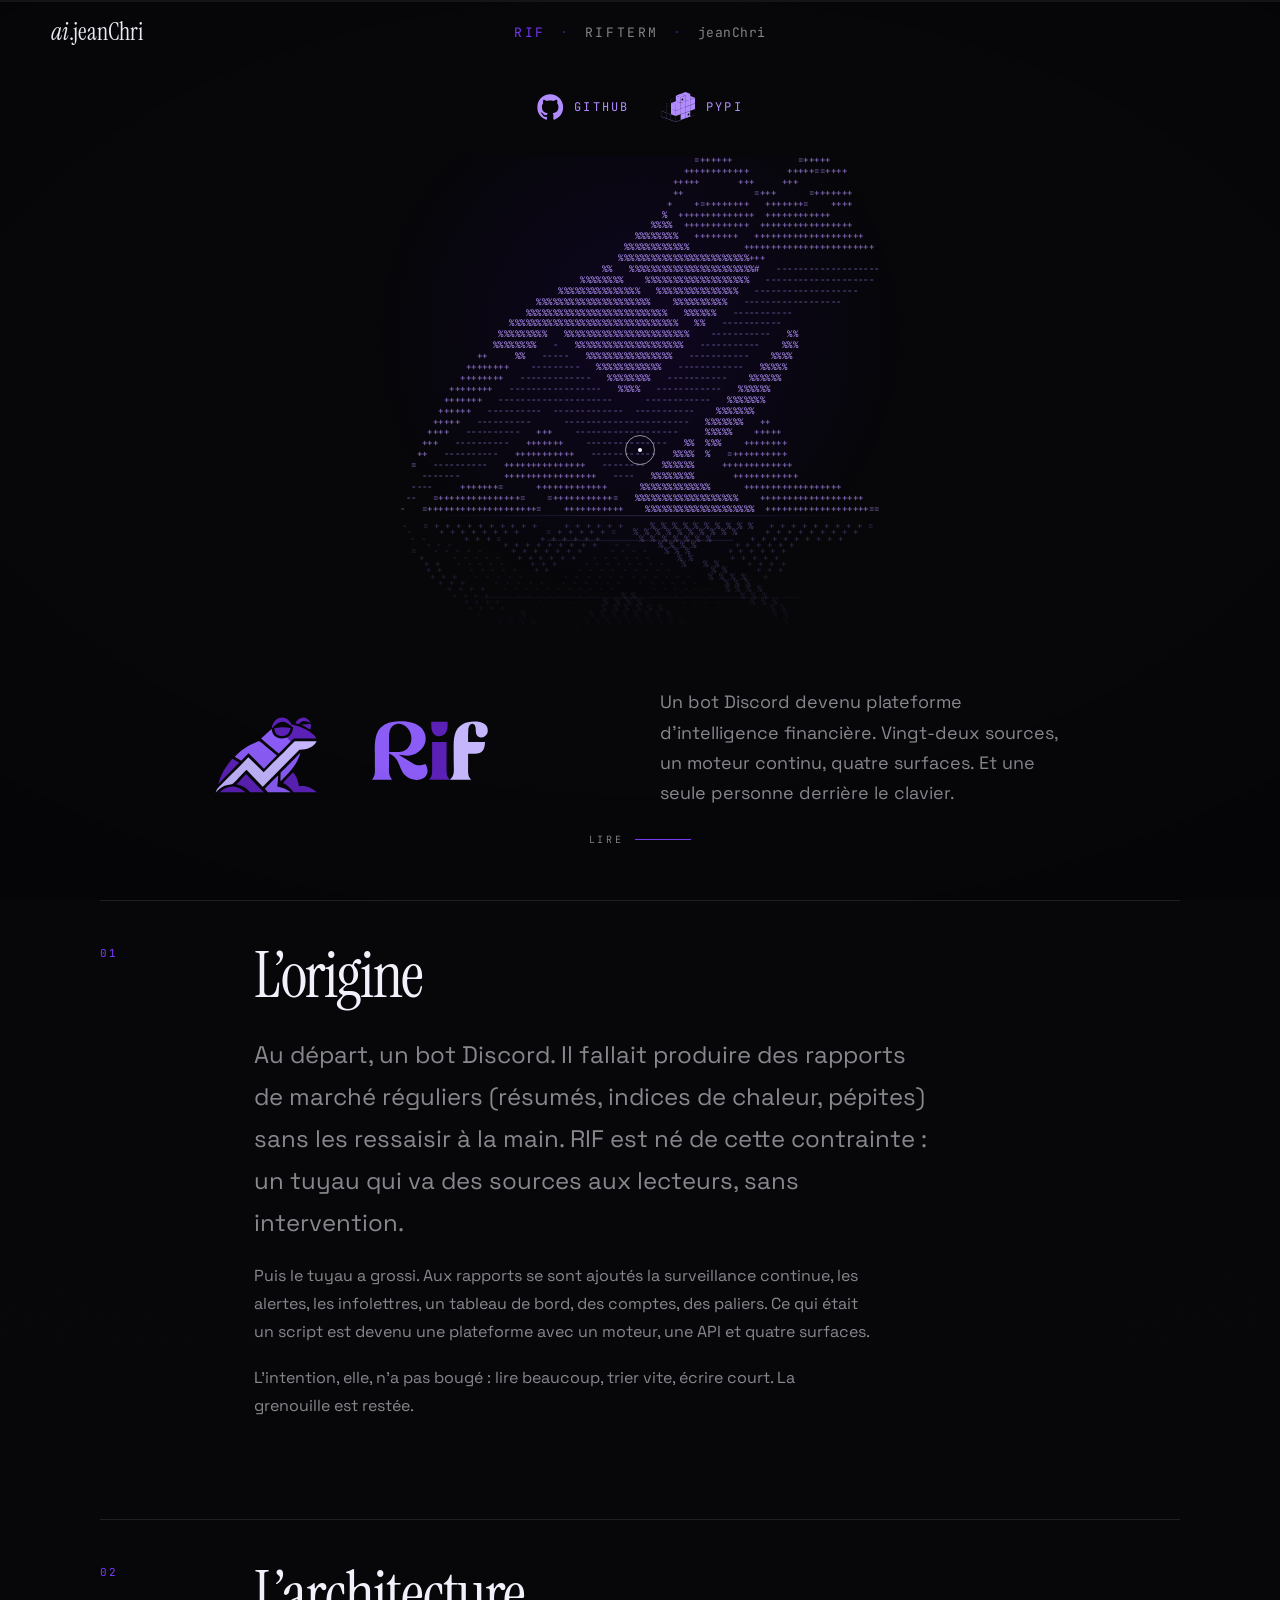
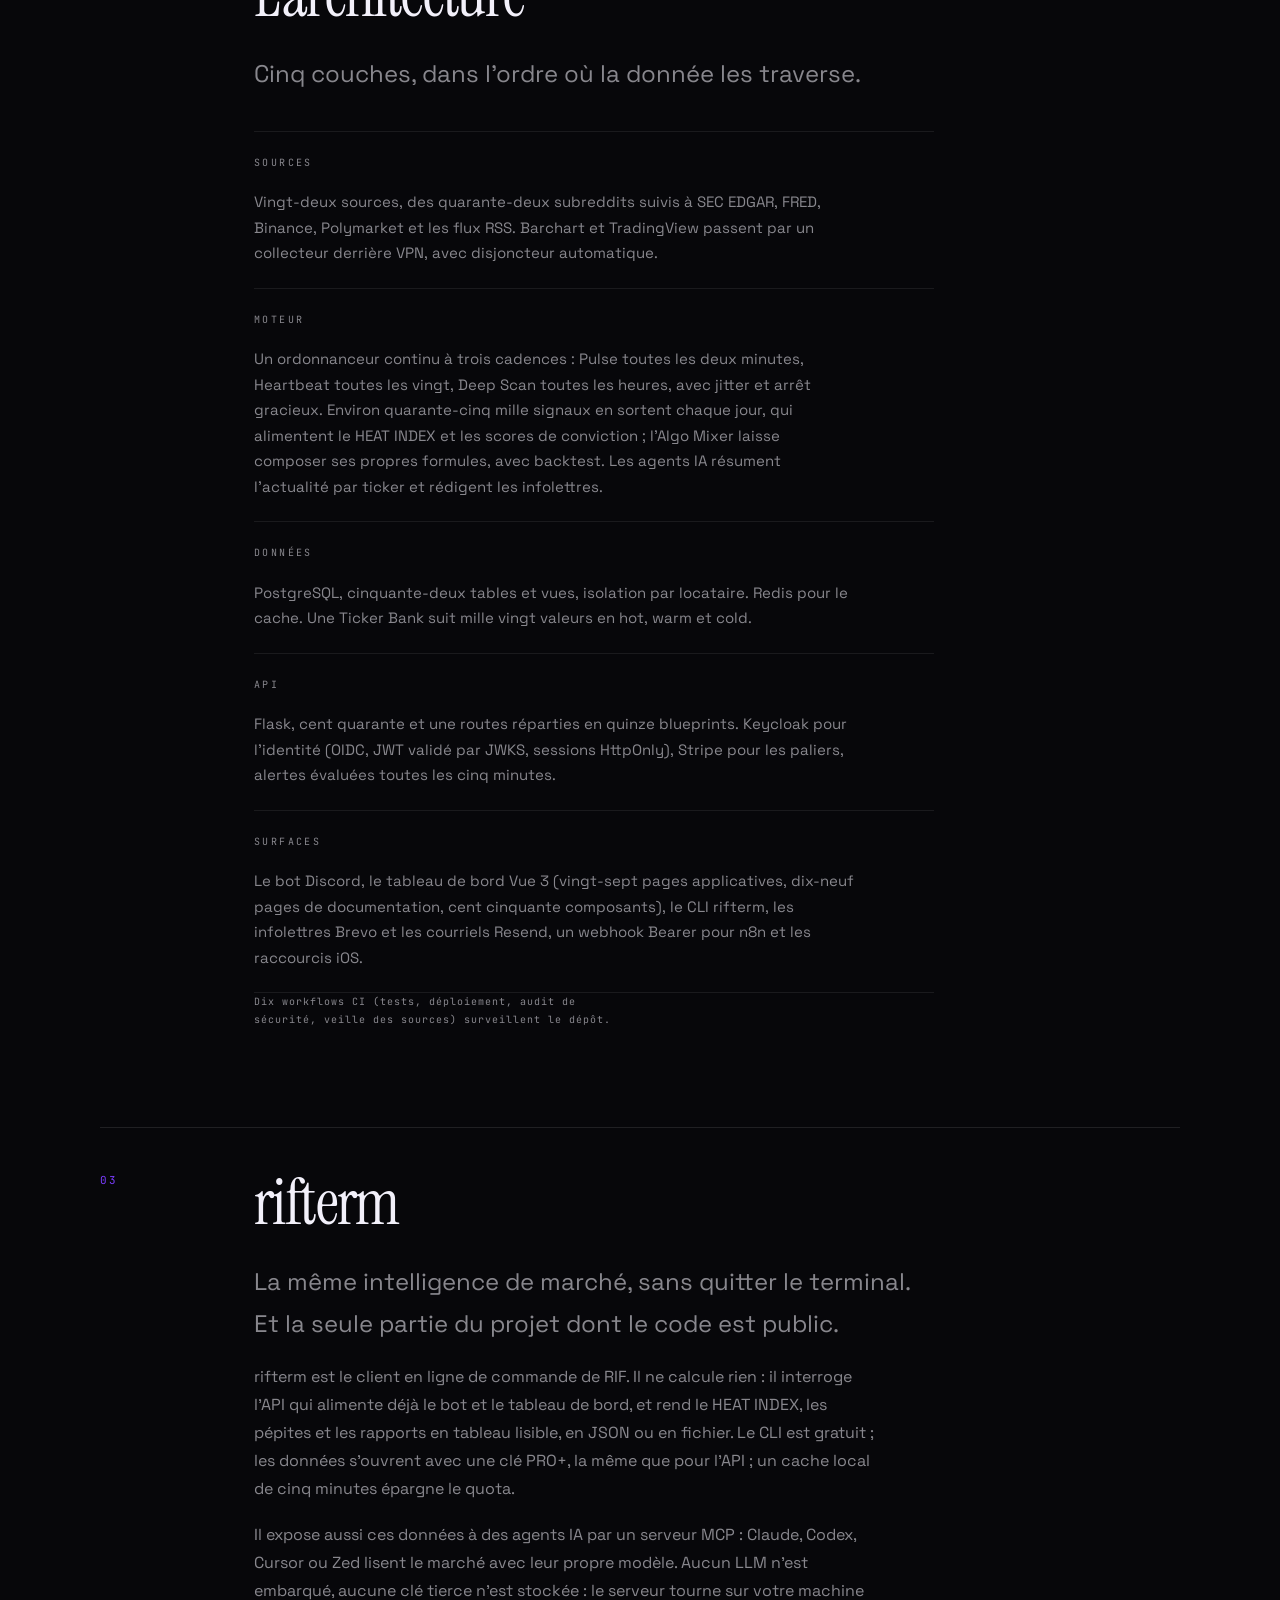
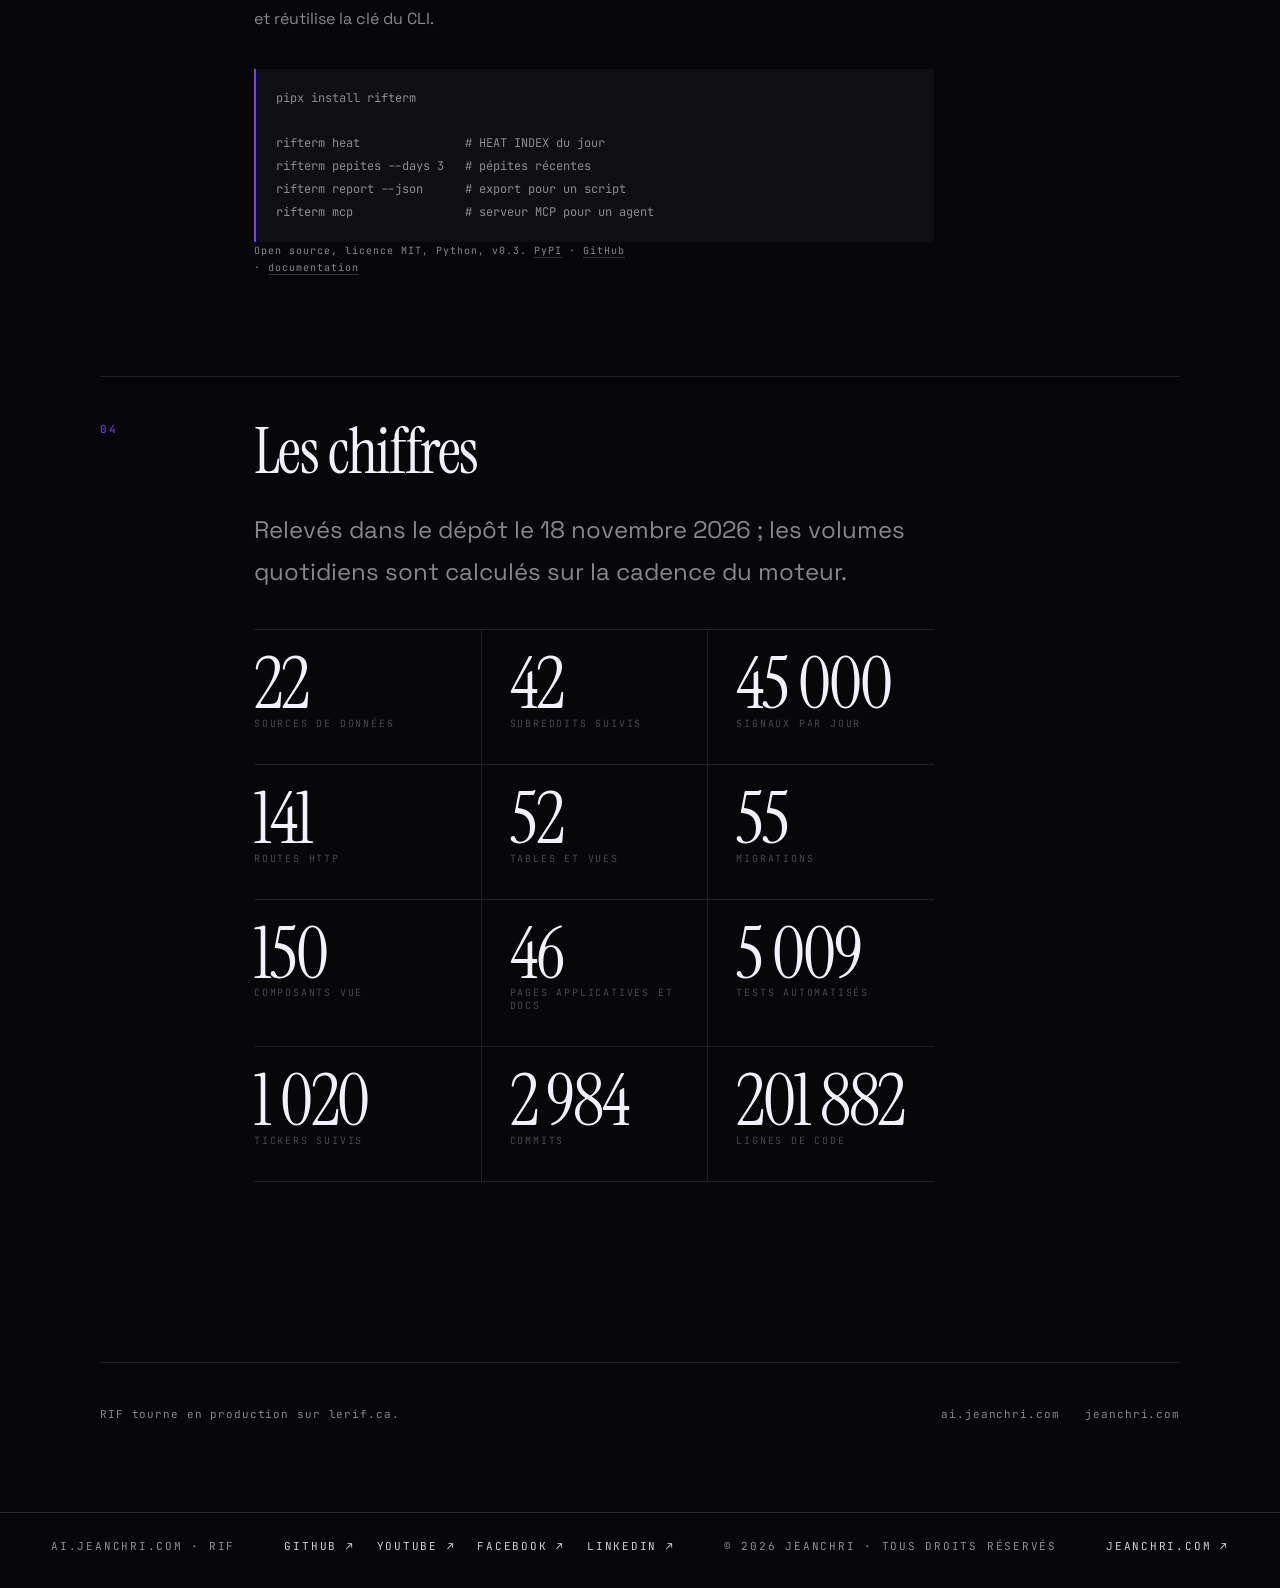
<file: rif/index.html>
<!DOCTYPE html>
<html lang="fr">
<head>
<meta charset="UTF-8">
<meta name="viewport" content="width=device-width, initial-scale=1">
<title>RIF · Rapport d’Intelligence Financière · jeanChri</title>
<meta name="description" content="RIF, la plateforme d’intelligence financière de jeanChri : bot Discord, API Flask, tableau de bord Vue 3 et moteur IA multi-sources. Étude de cas.">
<meta name="robots" content="noindex, nofollow">
<meta name="theme-color" content="#07070a">
<link rel="icon" type="image/jpeg" href="../images/site-icon.jpg">
<link rel="preconnect" href="https://fonts.googleapis.com">
<link rel="preconnect" href="https://fonts.gstatic.com" crossorigin>
<link href="https://fonts.googleapis.com/css2?family=Instrument+Serif:ital@0;1&family=JetBrains+Mono:wght@300;400;500&family=Space+Grotesk:wght@300;400;500;700&display=swap" rel="stylesheet">
<link rel="stylesheet" href="../assets/style.css?v=29">
<link rel="stylesheet" href="../assets/rif.css?v=9">
</head>
<body class="page-rif">

<div class="grain" aria-hidden="true"></div>
<div class="progress" aria-hidden="true"><span id="progress-bar"></span></div>
<div class="cursor" id="cursor" aria-hidden="true"><i></i></div>

<header class="bar">
	<a class="mark" href="/" data-hover><em>ai</em>.jeanChri</a>
	<nav class="nav" aria-label="Navigation principale">
		<a href="/rif/" aria-current="page">RIF</a>
		<span class="nav-sep" aria-hidden="true">·</span>
		<a href="/rif/#rifterm">rifterm</a>
		<span class="nav-sep" aria-hidden="true">·</span>
		<a class="nav-nom" href="https://jeanchri.com/">jeanChri</a>
	</nav>
</header>

<main>

	<section class="rif-hero">
		<div class="rif-liens">
			<a class="rif-lien" href="https://github.com/soloofboom/rifterm" target="_blank" rel="noopener" aria-label="Code source de RIF sur GitHub">
				<svg viewBox="0 0 24 24" aria-hidden="true"><path d="M12 .297c-6.63 0-12 5.373-12 12 0 5.303 3.438 9.8 8.205 11.385.6.113.82-.258.82-.577 0-.285-.01-1.04-.015-2.04-3.338.724-4.042-1.61-4.042-1.61C4.422 18.07 3.633 17.7 3.633 17.7c-1.087-.744.084-.729.084-.729 1.205.084 1.838 1.236 1.838 1.236 1.07 1.835 2.809 1.305 3.495.998.108-.776.417-1.305.76-1.605-2.665-.3-5.466-1.332-5.466-5.93 0-1.31.465-2.38 1.235-3.22-.135-.303-.54-1.523.105-3.176 0 0 1.005-.322 3.3 1.23.96-.267 1.98-.399 3-.405 1.02.006 2.04.138 3 .405 2.28-1.552 3.285-1.23 3.285-1.23.645 1.653.24 2.873.12 3.176.765.84 1.23 1.91 1.23 3.22 0 4.61-2.805 5.625-5.475 5.92.42.36.81 1.096.81 2.22 0 1.606-.015 2.896-.015 3.286 0 .315.21.69.825.57C20.565 22.092 24 17.592 24 12.297c0-6.627-5.373-12-12-12"/></svg>
				<span>GitHub</span>
			</a>
			<a class="rif-lien rif-lien--pypi" href="https://pypi.org/project/rifterm/" target="_blank" rel="noopener" aria-label="rifterm sur PyPI">
				<svg viewBox="0 0 24 24" aria-hidden="true"><path d="M23.922 13.58v3.912L20.55 18.72l-.078.055.052.037 3.45-1.256.026-.036v-3.997l-.053-.036-.025.092z M23.621 5.618l-3.04 1.107v3.912l3.339-1.215V5.509zM23.92 13.457V9.544l-3.336 1.215v3.913zM20.47 14.71V10.8L17.17 12v3.913zM17.034 19.996v-3.912l-3.313 1.206v3.912zM17.17 16.057v3.868l3.314-1.206V14.85l-3.314 1.206zm2.093 1.882c-.367.134-.663-.074-.663-.463s.296-.814.663-.947c.365-.133.662.075.662.464s-.297.814-.662.946z M13.225 9.315l.365-.132-3.285-1.197-3.323 1.21.102.037 3.184 1.16zM20.507 10.664V6.751L17.17 7.965v3.913zM17.058 11.918V8.005l-3.302 1.202v3.912zM13.643 9.246l-3.336 1.215v3.913l3.336-1.215zM6.907 13.165l3.322 1.209v-3.913L6.907 9.252z M10.34 7.873l3.281 1.193V5.198l-3.28-1.193zM20.507 2.715L17.19 3.922v3.913l3.317-1.207zM16.95 3.903L13.724 2.73l-3.269 1.19 3.225 1.174zM15.365 4.606l-1.624.592v3.868l3.317-1.207V3.991l-1.693.615zm-.391 2.778c-.367.134-.662-.074-.662-.464s.295-.813.662-.946c.366-.133.663.074.663.464s-.297.813-.663.946z M10.229 18.41v-3.914l-3.322-1.209V17.2zM13.678 17.182v-3.913l-3.371 1.227v3.913z M13.756 17.154l3.3-1.2V12.04l-3.3 1.2zM13.678 21.217l-3.371 1.227v-3.912h-.078v3.912l-3.322-1.209v-3.913l-.053-.058-.025-.06-3.336-1.21v-3.948l.034.013 3.287 1.196.015-.078-3.261-1.187 3.26-1.187v-.109L3.876 9.62l-.307-.112 3.26-1.188v.877l.079-.055V6.769l3.257 1.185.058-.061L7.084 6.75l-.102-.037 3.24-1.179v-.083L6.854 6.677v.018l-.025.018v1.523L3.44 9.47v.02l-.025.017v4.007l-3.39 1.233v.019L0 14.784v3.995l.025.037 3.4 1.237.008-.006.007.01 3.4 1.238.008-.006.006.01 3.4 1.237.014-.009.012.01 3.45-1.256.026-.037-.078-.027zM3.493 9.563l3.257 1.185-3.257 1.187V9.562zM3.4 19.96L.078 18.752v-3.913l2.361.86.96.349v3.913zm.015-3.99L.335 14.85l-.182-.066 3.262-1.187v2.374zm3.399 5.231l-3.321-1.209v-3.912l3.321 1.209v3.912zM23.791 5.434l-3.21-1.17v2.338zM20.387 2.643l-3.24-1.18-3.27 1.19 3.247 1.182z"/></svg>
				<span>PyPI</span>
			</a>
		</div>
		<canvas id="rif-logo" width="900" height="500" aria-hidden="true"></canvas>

		<div class="rif-accroche">
			<h1 class="rif-titre">
				<img src="../images/rif-lockup.svg" alt="RIF · Rapport d’Intelligence Financière" width="978" height="363">
			</h1>
			<p class="rif-chapo">
				Un bot Discord devenu plateforme d’intelligence financière.
				Vingt-deux sources, un moteur continu, quatre surfaces. Et une
				seule personne derrière le clavier.
			</p>
		</div>

		<a class="rif-defiler" href="#origine" data-hover>
			<span>Lire</span>
			<span class="rif-trait" aria-hidden="true"></span>
		</a>
	</section>

	<section class="rif-section" id="origine">
		<p class="rif-num">01</p>
		<div class="rif-corps">
			<h2 class="rif-h2">L’origine</h2>
			<p class="rif-intro">
				Au départ, un bot Discord. Il fallait produire des rapports de
				marché réguliers (résumés, indices de chaleur, pépites) sans
				les ressaisir à la main. RIF est né de cette contrainte&nbsp;:
				un tuyau qui va des sources aux lecteurs, sans intervention.
			</p>
			<p>
				Puis le tuyau a grossi. Aux rapports se sont ajoutés la
				surveillance continue, les alertes, les infolettres, un tableau
				de bord, des comptes, des paliers. Ce qui était un script est
				devenu une plateforme avec un moteur, une API et quatre surfaces.
			</p>
			<p>
				L’intention, elle, n’a pas bougé&nbsp;: lire beaucoup, trier
				vite, écrire court. La grenouille est restée.
			</p>
		</div>
	</section>

	<section class="rif-section" id="architecture">
		<p class="rif-num">02</p>
		<div class="rif-corps">
			<h2 class="rif-h2">L’architecture</h2>
			<p class="rif-intro">
				Cinq couches, dans l’ordre où la donnée les traverse.
			</p>

			<ol class="rif-couches">
				<li>
					<p class="rif-couche-nom">Sources</p>
					<p>
						Vingt-deux sources, des quarante-deux subreddits suivis à
						SEC EDGAR, FRED, Binance, Polymarket et les flux RSS.
						Barchart et TradingView passent par un collecteur derrière
						VPN, avec disjoncteur automatique.
					</p>
				</li>
				<li>
					<p class="rif-couche-nom">Moteur</p>
					<p>
						Un ordonnanceur continu à trois cadences&nbsp;: Pulse
						toutes les deux minutes, Heartbeat toutes les vingt, Deep
						Scan toutes les heures, avec jitter et arrêt gracieux.
						Environ quarante-cinq mille signaux en sortent chaque jour,
						qui alimentent le HEAT INDEX et les scores de
						conviction&nbsp;; l’Algo Mixer laisse composer ses propres
						formules, avec backtest. Les agents IA résument l’actualité par ticker et
						rédigent les infolettres.
					</p>
				</li>
				<li>
					<p class="rif-couche-nom">Données</p>
					<p>
						PostgreSQL, cinquante-deux tables et vues, isolation par
						locataire. Redis pour le cache. Une Ticker Bank suit mille
						vingt valeurs en hot, warm et cold.
					</p>
				</li>
				<li>
					<p class="rif-couche-nom">API</p>
					<p>
						Flask, cent quarante et une routes réparties en quinze
						blueprints. Keycloak pour l’identité (OIDC, JWT validé par
						JWKS, sessions HttpOnly), Stripe pour les paliers, alertes
						évaluées toutes les cinq minutes.
					</p>
				</li>
				<li>
					<p class="rif-couche-nom">Surfaces</p>
					<p>
						Le bot Discord, le tableau de bord Vue 3 (vingt-sept pages
						applicatives, dix-neuf pages de documentation, cent
						cinquante composants), le CLI rifterm, les infolettres
						Brevo et les courriels Resend, un webhook Bearer pour n8n
						et les raccourcis iOS.
					</p>
				</li>
			</ol>

			<p class="rif-apres">
				Dix workflows CI (tests, déploiement, audit de sécurité, veille
				des sources) surveillent le dépôt.
			</p>
		</div>
	</section>

	<section class="rif-section" id="rifterm">
		<p class="rif-num">03</p>
		<div class="rif-corps">
			<h2 class="rif-h2">rifterm</h2>
			<p class="rif-intro">
				La même intelligence de marché, sans quitter le terminal. Et la
				seule partie du projet dont le code est public.
			</p>
			<p>
				rifterm est le client en ligne de commande de RIF. Il ne calcule
				rien&nbsp;: il interroge l’API qui alimente déjà le bot et le
				tableau de bord, et rend le HEAT INDEX, les pépites et les
				rapports en tableau lisible, en JSON ou en fichier. Le CLI est
				gratuit&nbsp;; les données s’ouvrent avec une clé PRO+, la même
				que pour l’API&nbsp;; un cache local de cinq minutes épargne le
				quota.
			</p>
			<p>
				Il expose aussi ces données à des agents IA par un serveur
				MCP&nbsp;: Claude, Codex, Cursor ou Zed lisent le marché avec
				leur propre modèle. Aucun LLM n’est embarqué, aucune clé tierce
				n’est stockée&nbsp;: le serveur tourne sur votre machine et
				réutilise la clé du CLI.
			</p>
			<pre class="rif-term"><code>pipx install rifterm

rifterm heat               # HEAT INDEX du jour
rifterm pepites --days 3   # pépites récentes
rifterm report --json      # export pour un script
rifterm mcp                # serveur MCP pour un agent</code></pre>
			<p class="rif-apres">
				Open source, licence MIT, Python, v0.3.
				<a href="https://pypi.org/project/rifterm/" target="_blank" rel="noopener" data-hover>PyPI</a>
				· <a href="https://github.com/soloofboom/rifterm" target="_blank" rel="noopener" data-hover>GitHub</a>
				· <a href="https://lerif.ca/rifterm" target="_blank" rel="noopener" data-hover>documentation</a>
			</p>
		</div>
	</section>

	<section class="rif-section" id="chiffres">
		<p class="rif-num">04</p>
		<div class="rif-corps">
			<h2 class="rif-h2">Les chiffres</h2>
			<p class="rif-intro">
				Relevés dans le dépôt le 18 novembre 2026&nbsp;; les volumes
				quotidiens sont calculés sur la cadence du moteur.
			</p>

			<dl class="rif-chiffres">
				<div><dt>sources de données</dt><dd>22</dd></div>
				<div><dt>subreddits suivis</dt><dd>42</dd></div>
				<div><dt>signaux par jour</dt><dd>45&nbsp;000</dd></div>
				<div><dt>routes HTTP</dt><dd>141</dd></div>
				<div><dt>tables et vues</dt><dd>52</dd></div>
				<div><dt>migrations</dt><dd>55</dd></div>
				<div><dt>composants Vue</dt><dd>150</dd></div>
				<div><dt>pages applicatives et docs</dt><dd>46</dd></div>
				<div><dt>tests automatisés</dt><dd>5&nbsp;009</dd></div>
				<div><dt>tickers suivis</dt><dd>1&nbsp;020</dd></div>
				<div><dt>commits</dt><dd>2&nbsp;984</dd></div>
				<div><dt>lignes de code</dt><dd>201&nbsp;882</dd></div>
			</dl>
		</div>
	</section>

	<section class="rif-fin">
		<p>
			RIF tourne en production sur
			<a href="https://lerif.ca/" target="_blank" rel="noopener" data-hover>lerif.ca</a>.
		</p>
		<p class="rif-fin-liens">
			<a href="../" data-hover>ai.jeanchri.com</a>
			<a href="https://jeanchri.com/" data-hover>jeanchri.com</a>
		</p>
	</section>

</main>

<footer class="pied">
	<p>ai.jeanchri.com · rif</p>
	<ul class="reseaux">
		<li><a href="https://github.com/soloofboom" target="_blank" rel="noopener" data-hover>GitHub ↗</a></li>
		<li><a href="https://www.youtube.com/c/jeanChrimtl" target="_blank" rel="noopener" data-hover>YouTube ↗</a></li>
		<li><a href="https://www.facebook.com/jeanchri.l/" target="_blank" rel="noopener" data-hover>Facebook ↗</a></li>
		<li><a href="https://www.linkedin.com/in/jean-christophe-lalonde-14412b69/" target="_blank" rel="noopener" data-hover>LinkedIn ↗</a></li>
	</ul>
	<p>© <span id="annee">2026</span> jeanChri · tous droits réservés</p>
	<a href="https://jeanchri.com/" data-hover>jeanchri.com ↗</a>
</footer>

<script src="../assets/rif.js?v=3"></script>
</body>
</html>
</file>
<file: assets/style.css>
/* ai.jeanchri.com : feuille de style unique
   Palette : noir froid + violet de marque (#5500e8 éclairci pour l'écran) */

:root {
	--noir: #07070a;
	--noir-2: #0c0c11;
	--encre: #f2f0fa;
	--voile: rgba(242, 240, 250, .55);
	--voile-2: rgba(242, 240, 250, .28);
	--accent: #7b3dff;
	--accent-sourd: #5500e8;
	--serif: "Instrument Serif", Georgia, "Times New Roman", serif;
	--grotesk: "Space Grotesk", system-ui, -apple-system, "Segoe UI", sans-serif;
	--mono: "JetBrains Mono", ui-monospace, "SF Mono", Menlo, monospace;
	--marge: clamp(18px, 4vw, 64px);
}

*, *::before, *::after { box-sizing: border-box; }

html { scroll-behavior: smooth; }

body {
	margin: 0;
	background: var(--noir);
	color: var(--encre);
	font-family: var(--grotesk);
	font-weight: 400;
	-webkit-font-smoothing: antialiased;
	overflow-x: hidden;
}

body.verrou { overflow: hidden; }

a { color: inherit; text-decoration: none; }

img { display: block; max-width: 100%; }

::selection { background: var(--accent-sourd); color: #fff; }

/* ---------- texture + barre de progression ---------- */

.grain {
	position: fixed;
	inset: -50%;
	z-index: 90;
	pointer-events: none;
	opacity: .055;
	mix-blend-mode: overlay;
	mask-image: radial-gradient(120% 110% at 50% 45%, transparent 38%, #000 100%);
	-webkit-mask-image: radial-gradient(120% 110% at 50% 45%, transparent 38%, #000 100%);
	background-image: url("data:image/svg+xml,%3Csvg xmlns='http://www.w3.org/2000/svg' width='220' height='220'%3E%3Cfilter id='n'%3E%3CfeTurbulence type='fractalNoise' baseFrequency='.82' numOctaves='3'/%3E%3C/filter%3E%3Crect width='220' height='220' filter='url(%23n)'/%3E%3C/svg%3E");
	animation: grain 6s steps(6) infinite;
}

@keyframes grain {
	0%, 100% { transform: translate(0, 0); }
	20% { transform: translate(-2%, 1.5%); }
	40% { transform: translate(1.5%, -2%); }
	60% { transform: translate(-1%, -1%); }
	80% { transform: translate(2%, 1%); }
}

body::after {
	content: "";
	position: fixed;
	inset: 0;
	z-index: 70;
	pointer-events: none;
	background: radial-gradient(118% 96% at 50% 44%, transparent 46%, rgba(0, 0, 0, .52) 100%);
}

.progress {
	position: fixed;
	top: 0; left: 0; right: 0;
	height: 2px;
	z-index: 95;
	background: rgba(255, 255, 255, .06);
}

.progress span {
	display: block;
	height: 100%;
	width: 0;
	background: linear-gradient(90deg, var(--accent-sourd), var(--accent));
}

/* ---------- curseur ---------- */

.cursor {
	position: fixed;
	top: 0; left: 0;
	width: 30px; height: 30px;
	margin: -15px 0 0 -15px;
	border: 1px solid rgba(255, 255, 255, .55);
	border-radius: 50%;
	z-index: 120;
	pointer-events: none;
	transition: width .25s ease, height .25s ease, margin .25s ease, background-color .25s ease, border-color .25s ease;
	will-change: transform;
}

.cursor i {
	position: absolute;
	top: 50%; left: 50%;
	width: 4px; height: 4px;
	margin: -2px 0 0 -2px;
	border-radius: 50%;
	background: var(--encre);
}

body.cursor-actif .cursor {
	width: 54px; height: 54px;
	margin: -27px 0 0 -27px;
	background: rgba(123, 61, 255, .18);
	border-color: var(--accent);
}

@media (hover: none), (pointer: coarse) {
	.cursor { display: none; }
}

/* ---------- cadre de détection (le curseur qui reconnaît) ---------- */

.cadre {
	position: fixed;
	left: 0; top: 0;
	z-index: 105;
	pointer-events: none;
	width: 0; height: 0;
	opacity: 0;
	transform: scale(1.015);
	transition: opacity .22s ease, transform .4s cubic-bezier(.2, .8, .2, 1), left .3s cubic-bezier(.2, .8, .2, 1), top .3s cubic-bezier(.2, .8, .2, 1), width .3s cubic-bezier(.2, .8, .2, 1), height .3s cubic-bezier(.2, .8, .2, 1);
}

.cadre.actif { opacity: 1; transform: scale(1); }

.cadre i {
	position: absolute;
	width: 11px; height: 11px;
	border: 1px solid rgba(123, 61, 255, .95);
}

.cadre.actif {
	background: linear-gradient(180deg, rgba(123, 61, 255, .05), rgba(123, 61, 255, .015));
}

.cadre i:nth-child(1) { top: 0; left: 0; border-right: 0; border-bottom: 0; }
.cadre i:nth-child(2) { top: 0; right: 0; border-left: 0; border-bottom: 0; }
.cadre i:nth-child(3) { bottom: 0; left: 0; border-right: 0; border-top: 0; }
.cadre i:nth-child(4) { bottom: 0; right: 0; border-left: 0; border-top: 0; }

@media (hover: none), (pointer: coarse) {
	.cadre { display: none; }
}

/* ---------- intro ---------- */

.intro {
	position: fixed;
	inset: 0;
	z-index: 200;
	background: var(--noir);
	display: flex;
	align-items: center;
	justify-content: center;
	flex-direction: column;
	gap: 22px;
	transition: transform 1.05s cubic-bezier(.7, 0, .15, 1);
}

.intro.sortie { transform: translate3d(0, -101%, 0); }

.intro-mark {
	font-family: var(--serif);
	font-size: clamp(38px, 7vw, 92px);
	letter-spacing: -.01em;
	opacity: 0;
	animation: apparait 1.1s .1s forwards cubic-bezier(.2, .8, .2, 1);
}

.intro-sous {
	margin: -14px 0 0;
	font-size: 10px;
	letter-spacing: .32em;
	text-transform: uppercase;
	color: var(--voile-2);
}

.intro-count {
	font-size: 11px;
	letter-spacing: .34em;
	color: var(--voile);
}

.intro-line {
	width: 120px; height: 1px;
	background: linear-gradient(90deg, transparent, var(--accent), transparent);
}

@keyframes apparait {
	from { opacity: 0; transform: translateY(14px); }
	to { opacity: 1; transform: none; }
}

/* ---------- entête ---------- */

.bar {
	position: fixed;
	top: 0; left: 0; right: 0;
	z-index: 80;
	display: grid;
	grid-template-columns: 1fr auto 1fr;
	align-items: center;
	gap: 16px;
	padding: 20px var(--marge);
	mix-blend-mode: difference;
	transition: padding .35s cubic-bezier(.2, .8, .2, 1);
}

/* voile de la barre : invisible en haut de page, il masque le contenu
   dès qu'on défile (sinon les mots du menu se superposent au texte) */
.bar::before {
	content: "";
	position: absolute;
	inset: 0;
	z-index: -1;
	pointer-events: none;
	background: rgba(7, 7, 10, .82);
	border-bottom: 1px solid rgba(255, 255, 255, .07);
	backdrop-filter: blur(16px) saturate(140%);
	-webkit-backdrop-filter: blur(16px) saturate(140%);
	opacity: 0;
	transition: opacity .22s;
}

/* titre du site, à gauche ; reprend la serif du grand titre du landing,
   « ai » en italique */
.mark {
	font-family: var(--serif);
	font-size: 24px;
	font-weight: 400;
	line-height: 1;
	letter-spacing: -.01em;
	justify-self: start;
	transition: font-size .35s cubic-bezier(.2, .8, .2, 1), opacity .3s;
}

.mark em { font-style: italic; }

/* barre rétractée au défilement : le titre se réduit et la barre
   s'opacifie pour ne plus laisser passer le texte dessous */
.bar-reduit {
	padding-top: 12px;
	padding-bottom: 12px;
	mix-blend-mode: normal;
}

.bar-reduit::before { opacity: 1; }

.bar-reduit .mark {
	font-size: 15px;
	color: var(--encre);
	opacity: .85;
}

.nav {
	display: flex;
	align-items: center;
	justify-content: center;
	gap: clamp(12px, 2vw, 22px);
	font-family: var(--mono);
	font-size: 13px;
	letter-spacing: .2em;
	text-transform: uppercase;
}

.nav a {
	color: var(--voile);
	transition: color .25s;
}

.nav-nom {
	text-transform: none;
	letter-spacing: .04em;
}

.nav a:hover,
.nav a[aria-current="page"] {
	color: var(--accent);
}

.nav-sep {
	margin: 0 -8px;
	color: var(--accent);
	opacity: .45;
}


/* ---------- hero ---------- */

.hero {
	position: relative;
	min-height: 100svh;
	display: flex;
	flex-direction: column;
	justify-content: flex-end;
	padding: clamp(96px, 14vh, 180px) var(--marge) clamp(28px, 5vh, 56px);
	overflow: hidden;
}

.hero::after {
	content: "";
	position: absolute;
	inset: -6%;
	background:
		radial-gradient(70% 60% at 78% 18%, rgba(85, 0, 232, .26), transparent 62%),
		radial-gradient(50% 50% at 8% 92%, rgba(123, 61, 255, .14), transparent 70%);
	pointer-events: none;
	animation: souffle 13s ease-in-out infinite alternate;
}

@keyframes souffle {
	from { opacity: .55; transform: scale(1); }
	to { opacity: 1; transform: scale(1.06); }
}

#portrait {
	position: absolute;
	top: 0; right: 0;
	width: min(58vw, 760px);
	height: 100%;
	z-index: 0;
	opacity: .5;
	mask-image: linear-gradient(90deg, transparent 0%, #000 11%, #000 89%, transparent 100%);
	-webkit-mask-image: linear-gradient(90deg, transparent 0%, #000 11%, #000 89%, transparent 100%);
}

.portrait-note {
	position: absolute;
	z-index: 2;
	right: calc(var(--marge) * .35);
	top: 50%;
	transform: translateY(-50%);
	margin: 0;
	writing-mode: vertical-rl;
	font-size: 10px;
	letter-spacing: .22em;
	text-transform: uppercase;
	color: rgba(242, 240, 250, .42);
	pointer-events: none;
}

@media (max-width: 1100px) {
	.portrait-note { display: none; }
}

@media (max-width: 900px) {
	#portrait {
		width: 100%;
		opacity: .30;
		mask-image: radial-gradient(80% 70% at 60% 40%, #000 20%, transparent 78%);
		-webkit-mask-image: radial-gradient(80% 70% at 60% 40%, #000 20%, transparent 78%);
	}
}

.hero-tete {
	position: relative;
	z-index: 2;
	margin: 0 0 auto;
	display: flex;
	align-items: center;
	gap: 18px;
	flex-wrap: wrap;
}

.memoire {
	margin: 0 0 0 auto;
	font-family: var(--mono);
	font-size: 10px;
	letter-spacing: .08em;
	color: rgba(242, 240, 250, .42);
}

.memoire::before {
	content: "";
	display: inline-block;
	width: 5px; height: 5px;
	margin-right: 9px;
	border-radius: 50%;
	background: var(--accent);
	vertical-align: middle;
	animation: pulse 3.2s infinite ease-in-out;
}

@media (max-width: 640px) {
	.memoire { margin: 0; flex-basis: 100%; }
}

.kicker {
	font-family: var(--mono);
	position: relative;
	z-index: 2;
	margin: 0;
	display: flex;
	gap: 12px;
	align-items: center;
	font-size: 10px;
	letter-spacing: .3em;
	text-transform: uppercase;
	color: var(--voile);
}

.kicker span {
	font-family: var(--mono);
	font-size: 10px;
	padding: 4px 8px;
	border: 1px solid rgba(255, 255, 255, .16);
	border-radius: 999px;
	color: var(--accent);
	letter-spacing: .1em;
}

.titre {
	position: relative;
	z-index: 2;
	margin: 0;
	font-family: var(--serif);
	font-weight: 400;
	font-size: clamp(56px, 12.5vw, 210px);
	line-height: .84;
	letter-spacing: -.035em;
	margin-bottom: clamp(8px, 1.8vh, 20px);
}

.titre .ligne { display: block; }

.titre em { font-style: italic; }

.titre .creux {
	color: transparent;
	-webkit-text-stroke: 1px rgba(242, 240, 250, .5);
}

.ligne {
	transform: translateY(28px);
	opacity: 0;
	transition: transform 1.1s cubic-bezier(.2, .8, .2, 1), opacity 1.1s ease;
}

.pret .ligne { transform: none; opacity: 1; }
.pret .ligne:nth-child(2) { transition-delay: .1s; }
.pret .ligne:nth-child(3) { transition-delay: .2s; }

.hero-bas {
	position: relative;
	z-index: 2;
	display: flex;
	align-items: flex-end;
	justify-content: space-between;
	gap: 32px;
	margin-top: clamp(26px, 4vh, 48px);
	padding-top: 20px;
	border-top: 1px solid rgba(255, 255, 255, .1);
}

.chapo {
	margin: 0;
	max-width: 42ch;
	font-size: clamp(13px, 1.15vw, 15px);
	line-height: 1.75;
	color: var(--voile);
	font-weight: 300;
}

.chapo em { font-style: italic; color: var(--encre); }

.defiler {
	font-family: var(--mono);
	display: inline-flex;
	align-items: center;
	gap: 12px;
	font-size: 10px;
	letter-spacing: .28em;
	text-transform: uppercase;
	white-space: nowrap;
	color: var(--voile);
}

.defiler-trait {
	display: block;
	width: 46px; height: 1px;
	background: var(--voile-2);
	position: relative;
	overflow: hidden;
}

.defiler-trait::after {
	content: "";
	position: absolute;
	inset: 0;
	background: var(--accent);
	transform: translateX(-100%);
	animation: glisse 2.4s infinite cubic-bezier(.6, 0, .3, 1);
}

@keyframes glisse {
	0% { transform: translateX(-100%); }
	55%, 100% { transform: translateX(100%); }
}

/* ---------- manifeste / alibi ---------- */

.alibi {
	padding: clamp(70px, 13vh, 160px) var(--marge) clamp(90px, 15vh, 180px);
	position: relative;
}

.alibi::before {
	content: "";
	position: absolute;
	left: 0; right: 0; top: 0;
	height: 1px;
	background: linear-gradient(90deg, transparent, rgba(123, 61, 255, .5), transparent);
}

.alibi-grille {
	display: grid;
	grid-template-columns: minmax(0, 1.15fr) minmax(0, .85fr);
	gap: clamp(28px, 6vw, 90px);
	margin-top: clamp(30px, 5vh, 60px);
	align-items: start;
}

.alibi-titre {
	margin: 0;
	font-family: var(--serif);
	font-weight: 400;
	font-size: clamp(34px, 5.2vw, 78px);
	line-height: .94;
	letter-spacing: -.03em;
}

.alibi-titre em {
	font-style: italic;
	color: transparent;
	-webkit-text-stroke: 1px rgba(242, 240, 250, .55);
}

.alibi-texte p {
	margin: 0 0 1.15em;
	font-size: clamp(14px, 1.05vw, 16px);
	line-height: 1.8;
	font-weight: 300;
	color: rgba(242, 240, 250, .72);
}

.alibi-texte p:first-child {
	color: var(--encre);
	font-size: clamp(15px, 1.15vw, 17px);
}

.alibi-signature {
	margin-top: 26px !important;
	font-family: var(--serif);
	font-style: italic;
	font-size: clamp(19px, 1.8vw, 26px) !important;
	color: var(--voile) !important;
	letter-spacing: -.01em;
}

.alibi-citation {
	margin: clamp(46px, 8vh, 100px) 0 0;
	padding: 0;
	font-family: var(--serif);
	font-size: clamp(24px, 4.2vw, 62px);
	line-height: 1.02;
	letter-spacing: -.028em;
	text-indent: -.03em;
}

.alibi-citation em { font-style: italic; color: var(--accent); }

/* ---------- galerie horizontale ---------- */

.galerie {
	position: relative;
	overflow-x: auto;
	overflow-y: hidden;
	overscroll-behavior-x: contain;
	-webkit-overflow-scrolling: touch;
	background: linear-gradient(180deg, var(--noir) 0%, #05050a 100%);
	cursor: grab;
	scrollbar-width: thin;
	scrollbar-color: rgba(255, 255, 255, .16) transparent;
}

.galerie.saisie { cursor: grabbing; }
.galerie.saisie * { cursor: inherit; }

.galerie:focus { outline: none; }
.galerie:focus-visible { outline: 1px solid rgba(255, 255, 255, .22); outline-offset: -3px; }

.galerie::-webkit-scrollbar { height: 6px; }
.galerie::-webkit-scrollbar-track { background: transparent; }
.galerie::-webkit-scrollbar-thumb {
	background: rgba(255, 255, 255, .14);
	border-radius: 999px;
}
.galerie::-webkit-scrollbar-thumb:hover { background: rgba(255, 255, 255, .26); }

.galerie-rail {
	display: flex;
	align-items: center;
	gap: clamp(16px, 2vw, 34px);
	width: max-content;
	min-height: 100svh;
	padding: 0 var(--marge);
}

@keyframes pulse {
	0%, 100% { opacity: 1; box-shadow: 0 0 0 0 rgba(123, 61, 255, .55); }
	50% { opacity: .45; box-shadow: 0 0 0 7px rgba(123, 61, 255, 0); }
}

@media (max-width: 900px) {
	.alibi-grille { grid-template-columns: 1fr; }
}

.vue { margin: 0; flex: 0 0 auto; width: min(58vw, 640px); }

.vue-img {
	position: relative;
	overflow: hidden;
	aspect-ratio: 4 / 3;
	background: #101017;
	border: 1px solid rgba(255, 255, 255, .07);
}

.vue-img img {
	width: 100%; height: 100%;
	object-fit: cover;
	filter: saturate(.82) contrast(1.06) brightness(.9);
	transform: scale(1.14);
	transition: transform 1.2s cubic-bezier(.2, .8, .2, 1), filter .6s ease;
}

.vue:hover .vue-img img { transform: scale(1.02); filter: saturate(1) contrast(1.02) brightness(1); }

.vue figcaption {
	display: flex;
	gap: 12px;
	align-items: baseline;
	margin-top: 14px;
	font-family: var(--serif);
	font-size: clamp(20px, 2vw, 30px);
	color: var(--encre);
}

.vue figcaption b {
	font-family: var(--mono);
	font-size: 10px;
	font-weight: 400;
	letter-spacing: .2em;
	color: var(--accent);
}

.vue-fin {
	width: min(46vw, 460px);
	display: flex;
	flex-direction: column;
	gap: 26px;
	align-items: flex-start;
}

.vue-fin p {
	margin: 0;
	font-family: var(--serif);
	font-size: clamp(30px, 4vw, 66px);
	line-height: .95;
	letter-spacing: -.02em;
}

.vue-fin a {
	display: inline-flex;
	align-items: center;
	gap: 10px;
	font-size: 11px;
	letter-spacing: .22em;
	text-transform: uppercase;
	padding: 13px 20px;
	border: 1px solid rgba(255, 255, 255, .2);
	border-radius: 999px;
	transition: background-color .35s ease, border-color .35s ease;
}

.vue-fin a:hover { background: var(--accent-sourd); border-color: var(--accent-sourd); }

.vue-fin svg { width: 13px; height: 13px; fill: none; stroke: currentColor; stroke-width: 1.6; }

.vue-intro {
	width: min(34vw, 380px);
	display: flex;
	flex-direction: column;
	gap: 18px;
	padding-right: clamp(20px, 4vw, 60px);
}

.vue-intro .kicker { margin: 0; }

.vue-intro-titre {
	margin: 0;
	font-family: var(--serif);
	font-size: clamp(26px, 3vw, 44px);
	line-height: .98;
	letter-spacing: -.02em;
}

.vue-intro-titre em { font-style: italic; color: var(--voile); }

.vue-intro-note {
	font-family: var(--mono);
	margin: 0;
	font-size: 10px;
	letter-spacing: .22em;
	text-transform: uppercase;
	color: var(--voile-2);
}

.vue-intro-note .note-petit { display: none; }

.vue-intro::after {
	content: "→";
	font-size: 20px;
	color: var(--accent);
	margin-top: 8px;
}

/* mobile : galerie verticale */
@media (max-width: 900px) {
	.galerie {
		overflow: visible;
		cursor: auto;
		scrollbar-width: none;
	}
	.vue-intro-note .note-large { display: none; }
	.vue-intro-note .note-petit { display: inline; }
	.galerie-rail {
		flex-direction: column;
		width: auto;
		min-height: 0;
		padding: clamp(60px, 12vh, 100px) var(--marge);
		gap: 42px;
	}
	.vue, .vue-fin { width: 100%; }
}

/* ---------- portes ---------- */

.portes {
	padding: clamp(80px, 14vh, 170px) var(--marge) clamp(60px, 10vh, 120px);
}

.portes ul {
	list-style: none;
	margin: 34px 0 0;
	padding: 0;
	border-top: 1px solid rgba(255, 255, 255, .1);
}

.portes li { border-bottom: 1px solid rgba(255, 255, 255, .1); }

.portes a {
	position: relative;
	display: grid;
	grid-template-columns: 78px 1fr auto;
	align-items: center;
	gap: 20px;
	padding: clamp(18px, 2.6vw, 34px) 4px;
	transition: padding-left .5s cubic-bezier(.2, .8, .2, 1), color .4s ease;
}

.portes a::before {
	content: "";
	position: absolute;
	inset: 0;
	background: linear-gradient(90deg, rgba(85, 0, 232, .22), rgba(123, 61, 255, .02));
	transform: scaleY(0);
	transform-origin: bottom;
	transition: transform .55s cubic-bezier(.2, .8, .2, 1);
	z-index: -1;
}

.portes a:hover { padding-left: 18px; }

.portes a:hover::before { transform: scaleY(1); }

.portes .num {
	font-family: var(--mono);
	font-size: 10px;
	letter-spacing: .22em;
	color: var(--accent);
}

.portes .nom {
	font-family: var(--serif);
	font-size: clamp(30px, 5.4vw, 76px);
	line-height: 1;
	letter-spacing: -.03em;
}

.portes .nom em { font-style: italic; color: var(--voile); }

.portes .flèche {
	font-size: clamp(18px, 2vw, 28px);
	color: var(--voile-2);
	transition: transform .5s cubic-bezier(.2, .8, .2, 1), color .4s ease;
}

.portes a:hover .flèche { transform: translateX(10px); color: var(--accent); }

/* aperçu flottant */
.apercu {
	position: fixed;
	top: 0; left: 0;
	width: 220px; height: 150px;
	z-index: 110;
	pointer-events: none;
	overflow: hidden;
	opacity: 0;
	transform: translate(-50%, -50%) scale(.86);
	transition: opacity .35s ease, transform .45s cubic-bezier(.2, .8, .2, 1);
	box-shadow: 0 24px 60px rgba(0, 0, 0, .65);
}

.apercu.visible { opacity: 1; }

.apercu img { width: 100%; height: 100%; object-fit: cover; }

@media (hover: none), (pointer: coarse) {
	.apercu { display: none; }
}

/* ---------- pied ---------- */

.pied {
	font-family: var(--mono);
	display: flex;
	flex-wrap: wrap;
	gap: 14px 32px;
	align-items: center;
	justify-content: space-between;
	padding: 26px var(--marge) 34px;
	border-top: 1px solid rgba(255, 255, 255, .14);
	font-size: 11px;
	letter-spacing: .16em;
	text-transform: uppercase;
	color: rgba(242, 240, 250, .58);
}

.pied p { margin: 0; }

.pied .reseaux {
	display: flex;
	flex-wrap: wrap;
	gap: 8px 22px;
	margin: 0;
	padding: 0;
	list-style: none;
}

@media (max-width: 900px) {
	.pied .reseaux { flex-basis: 100%; order: 3; }
}

.pied a { color: rgba(242, 240, 250, .86); border-bottom: 1px solid transparent; transition: border-color .3s, color .3s; }
.pied a:hover { color: var(--accent); border-color: var(--accent); }

/* ---------- petits écrans ---------- */

@media (max-width: 640px) {
	/* titre et menu ne tiennent pas sur une ligne : deux rangs, alignés à gauche */
	.bar {
		display: flex;
		flex-direction: column;
		align-items: flex-start;
		gap: 8px;
		padding: 16px var(--marge);
	}
	.mark { font-size: 20px; }
	.nav { flex-wrap: wrap; justify-content: flex-start; }
	.titre { font-size: clamp(44px, 16.5vw, 120px); line-height: .88; }

	/* barre rétractée : titre et menu reviennent sur une seule rangée */
	.bar-reduit {
		flex-direction: row;
		align-items: baseline;
		flex-wrap: wrap;
		gap: 4px 14px;
		padding-top: 10px;
		padding-bottom: 10px;
	}

	.bar-reduit .mark { font-size: 15px; }

	.bar-reduit .nav {
		font-size: 11px;
		letter-spacing: .16em;
		gap: 10px;
	}

	.hero { padding-top: 96px; }

	.hero-bas {
		flex-direction: column;
		align-items: flex-start;
		gap: 20px;
	}

	.chapo { font-size: 14px; }

	.portes a { grid-template-columns: 56px 1fr auto; gap: 12px; }
	.portes .nom { font-size: clamp(28px, 9vw, 54px); }

	.pied { flex-direction: column; align-items: flex-start; gap: 10px; }
}

/* ---------- texte en cours de génération ---------- */

[data-texte] p span {
	transition: color .45s ease;
}

/* ---------- apparitions ---------- */

.monte { opacity: 0; transform: translateY(26px); transition: opacity .9s ease, transform .9s cubic-bezier(.2, .8, .2, 1); }
.monte.vu { opacity: 1; transform: none; }

/* ---------- mouvement réduit ---------- */

@media (prefers-reduced-motion: reduce) {
	html { scroll-behavior: auto; }
	.grain, .defiler-trait::after, .hero::after, .memoire::before { animation: none; }
	.ligne, .monte { opacity: 1; transform: none; transition: none; }
	.intro { display: none; }
	.cursor { display: none; }
	.vue-img img { transform: none; }
}
</file>
<file: assets/rif.css>
/* rif/index : styles propres à la page. Complète style.css. */

.page-rif main {
	padding: 0 var(--marge);
}

/* ---------- héros ---------- */

.rif-hero {
	position: relative;
	min-height: 100svh;
	display: flex;
	flex-direction: column;
	align-items: center;
	justify-content: center;
	gap: 18px;
	padding: 150px 0 48px;
	text-align: center;
}

/* liens GitHub / PyPI, posés en haut du héros, juste sous la barre */

.rif-liens {
	position: absolute;
	top: clamp(78px, 10vh, 118px);
	left: 50%;
	transform: translateX(-50%);
	width: max-content;
	max-width: calc(100% - 2 * var(--marge));
	display: flex;
	align-items: center;
	justify-content: center;
	flex-wrap: wrap;
	gap: 32px;
}

.rif-lien {
	display: inline-flex;
	align-items: center;
	gap: 11px;
	font-family: var(--mono);
	font-size: 12px;
	letter-spacing: .18em;
	text-transform: uppercase;
	/* mauve clair : le violet de marque #7b3dff ne tient que 3,7:1 sur le noir */
	color: #b18cff;
	transition: color .25s;
}

.rif-lien svg {
	width: 26px;
	height: 26px;
	flex: 0 0 auto;
	fill: currentColor;
	/* le tracé reste net quand le logo est réduit */
	shape-rendering: geometricPrecision;
}

/* le logo PyPI est un empilement de facettes avec des filets très fins :
   sous ~30 px il se transforme en bouillie, d'où la taille supérieure */
.rif-lien--pypi svg {
	width: 34px;
	height: 34px;
}

.rif-lien:hover {
	color: var(--encre);
}

#rif-logo {
	display: block;
	width: min(100%, 880px);
	height: clamp(260px, 54vh, 500px);
}

.rif-accroche {
	width: min(100%, 880px);
	display: grid;
	grid-template-columns: auto minmax(0, 420px);
	align-items: end;
	justify-content: space-between;
	gap: clamp(24px, 5vw, 64px);
	text-align: left;
	margin-top: clamp(10px, 3vh, 28px);
}

.rif-titre {
	margin: 0;
	line-height: 0;
}

.rif-titre img {
	display: block;
	width: auto;
	height: clamp(62px, 9vw, 118px);
	max-width: 100%;
}

.rif-chapo {
	margin: 0;
	max-width: 44ch;
	font-size: clamp(15px, 1.4vw, 18px);
	line-height: 1.7;
	color: var(--voile);
}

.rif-defiler {
	display: inline-flex;
	align-items: center;
	gap: 12px;
	margin-top: 6px;
	font-family: var(--mono);
	font-size: 10px;
	letter-spacing: .26em;
	text-transform: uppercase;
	color: var(--voile);
}

.rif-trait {
	display: block;
	width: 56px;
	height: 1px;
	background: var(--accent);
	transition: width .45s cubic-bezier(.2, .8, .2, 1);
}

.rif-defiler:hover .rif-trait { width: 88px; }

/* ---------- sections ---------- */

.rif-section,
.rif-fin {
	scroll-margin-top: 84px;
}

.rif-section {
	max-width: 1080px;
	margin: 0 auto;
	padding: clamp(30px, 5vh, 52px) 0 clamp(64px, 11vh, 120px);
	border-top: 1px solid rgba(255, 255, 255, .1);
	display: grid;
	grid-template-columns: 90px minmax(0, 1fr);
	gap: clamp(18px, 5vw, 72px);
}

.rif-num {
	margin: 0;
	font-family: var(--mono);
	font-size: 11px;
	letter-spacing: .2em;
	color: var(--accent);
}

.rif-corps { max-width: 680px; }

.rif-h2 {
	margin: 0 0 clamp(18px, 3vh, 32px);
	font-family: var(--serif);
	font-weight: 400;
	font-size: clamp(36px, 5vw, 66px);
	line-height: .95;
	letter-spacing: -.025em;
}

.rif-intro {
	margin: 0 0 24px;
	font-size: clamp(18px, 2vw, 24px);
	line-height: 1.5;
	color: var(--encre);
}

.rif-corps p {
	margin: 0 0 18px;
	max-width: 62ch;
	line-height: 1.75;
	color: var(--voile);
}

.rif-corps p:last-child { margin-bottom: 0; }

.rif-corps code {
	font-family: var(--mono);
	font-size: .88em;
	color: var(--encre);
	background: rgba(123, 61, 255, .14);
	padding: 1px 5px;
	border-radius: 3px;
}

/* ---------- couches ---------- */

.rif-couches {
	list-style: none;
	margin: clamp(26px, 4vh, 44px) 0 0;
	padding: 0;
	border-bottom: 1px solid rgba(255, 255, 255, .08);
}

.rif-couches li {
	padding: 22px 0;
	border-top: 1px solid rgba(255, 255, 255, .08);
}

.rif-couche-nom {
	margin: 0 0 8px;
	font-family: var(--mono);
	font-size: 10px;
	letter-spacing: .24em;
	text-transform: uppercase;
	color: var(--accent);
}

.rif-couches li p:last-child {
	margin: 0;
	max-width: 60ch;
	font-size: 15px;
	line-height: 1.7;
	color: var(--voile);
}

.rif-apres {
	margin: clamp(22px, 4vh, 34px) 0 0;
	max-width: 60ch;
	font-family: var(--mono);
	font-size: 10px;
	letter-spacing: .1em;
	line-height: 1.9;
	color: var(--voile-2);
}

.rif-apres a {
	border-bottom: 1px solid rgba(255, 255, 255, .18);
	transition: border-color .3s, color .3s;
}

.rif-apres a:hover {
	color: var(--accent);
	border-color: var(--accent);
}

/* ---------- rifterm ---------- */

.rif-term {
	margin: clamp(24px, 4vh, 36px) 0 0;
	padding: 18px 20px;
	border-left: 2px solid var(--accent);
	background: rgba(255, 255, 255, .03);
	overflow-x: auto;
	font-family: var(--mono);
	font-size: 12px;
	line-height: 1.9;
	color: var(--voile);
}

.rif-term code {
	font-size: inherit;
	color: inherit;
	background: none;
	padding: 0;
	border-radius: 0;
}

/* ---------- chiffres ---------- */

.rif-chiffres {
	display: grid;
	grid-template-columns: repeat(3, 1fr);
	margin: clamp(26px, 4vh, 44px) 0 0;
	border-top: 1px solid rgba(255, 255, 255, .1);
}

.rif-chiffres > div {
	display: flex;
	flex-direction: column-reverse;
	justify-content: flex-end;
	padding: 22px 0 24px;
	border-bottom: 1px solid rgba(255, 255, 255, .1);
}

.rif-chiffres > div:nth-child(3n+2),
.rif-chiffres > div:nth-child(3n) {
	border-left: 1px solid rgba(255, 255, 255, .1);
	padding-left: clamp(14px, 2.4vw, 28px);
}

.rif-chiffres dd {
	margin: 0;
	font-family: var(--serif);
	font-size: clamp(46px, 5.6vw, 78px);
	line-height: .9;
	letter-spacing: -.03em;
}

.rif-chiffres dd span {
	font-size: .55em;
	color: var(--accent);
	vertical-align: super;
	margin-left: 2px;
}

.rif-chiffres dt {
	margin: 0 0 10px;
	font-family: var(--mono);
	font-size: 10px;
	letter-spacing: .18em;
	text-transform: uppercase;
	color: var(--voile-2);
}

/* ---------- fin ---------- */

.rif-fin {
	max-width: 1080px;
	margin: clamp(50px, 9vh, 96px) auto 0;
	padding: clamp(28px, 5vh, 44px) 0 clamp(64px, 10vh, 110px);
	border-top: 1px solid rgba(255, 255, 255, .1);
	display: flex;
	flex-wrap: wrap;
	align-items: baseline;
	justify-content: space-between;
	gap: 20px 32px;
	font-family: var(--mono);
	font-size: 11px;
	letter-spacing: .08em;
	color: var(--voile);
}

.rif-fin p { margin: 0; }

.rif-fin a {
	border-bottom: 1px solid transparent;
	transition: border-color .3s, color .3s;
}

.rif-fin a:hover {
	color: var(--accent);
	border-color: var(--accent);
}

.rif-fin-liens {
	display: flex;
	gap: 26px;
}

/* ---------- focus ---------- */

.page-rif a:focus-visible,
.page-rif [tabindex]:focus-visible {
	outline: 1px solid var(--accent);
	outline-offset: 4px;
}

/* ---------- entrée en scène ---------- */

.rif-accroche,
.rif-defiler {
	opacity: 0;
	transform: translateY(14px);
	animation: rif-monte .9s cubic-bezier(.2, .8, .2, 1) forwards;
}

.rif-accroche { animation-delay: .45s; }
.rif-defiler { animation-delay: .7s; }

@keyframes rif-monte {
	to { opacity: 1; transform: none; }
}

/* ---------- petits écrans ---------- */

@media (max-width: 820px) {
	.rif-hero { padding-top: 96px; }

	/* sur petits écrans, les liens rentrent dans le flux pour ne rien chevaucher */
	.rif-liens {
		position: static;
		transform: none;
		width: auto;
		max-width: none;
		margin-bottom: 25px;
	}

	.rif-accroche {
		grid-template-columns: 1fr;
		align-items: start;
	}

	.rif-titre img {
		height: auto;
		width: min(260px, 72vw);
	}

	.rif-section {
		grid-template-columns: minmax(0, 1fr);
		gap: 12px;
		padding-bottom: clamp(56px, 9vh, 90px);
	}

	.rif-num { margin-bottom: 6px; }
}

@media (max-width: 640px) {
	#rif-logo { height: clamp(220px, 40vh, 340px); }

	.rif-chiffres { grid-template-columns: repeat(2, 1fr); }

	.rif-chiffres > div {
		border-top: 1px solid rgba(255, 255, 255, .1);
		border-bottom: 0;
	}

	.rif-chiffres > div:nth-child(3n+2),
	.rif-chiffres > div:nth-child(3n) {
		border-left: 0;
		padding-left: 0;
	}

	.rif-chiffres > div:nth-child(even) {
		border-left: 1px solid rgba(255, 255, 255, .1);
		padding-left: 18px;
	}

	.rif-fin { flex-direction: column; align-items: flex-start; }
}

/* ---------- mouvement réduit ---------- */

@media (prefers-reduced-motion: reduce) {
	.rif-accroche,
	.rif-defiler {
		opacity: 1;
		transform: none;
		animation: none;
	}

	.rif-trait,
	.rif-fin a { transition: none; }
}

/* écrans larges mais bas : les liens reviennent dans le flux */
@media (min-width: 821px) and (max-height: 720px) {
	.rif-hero { padding-top: 96px; }

	.rif-liens {
		position: static;
		transform: none;
		width: auto;
		max-width: none;
		margin-bottom: 25px;
	}
}
</file>
